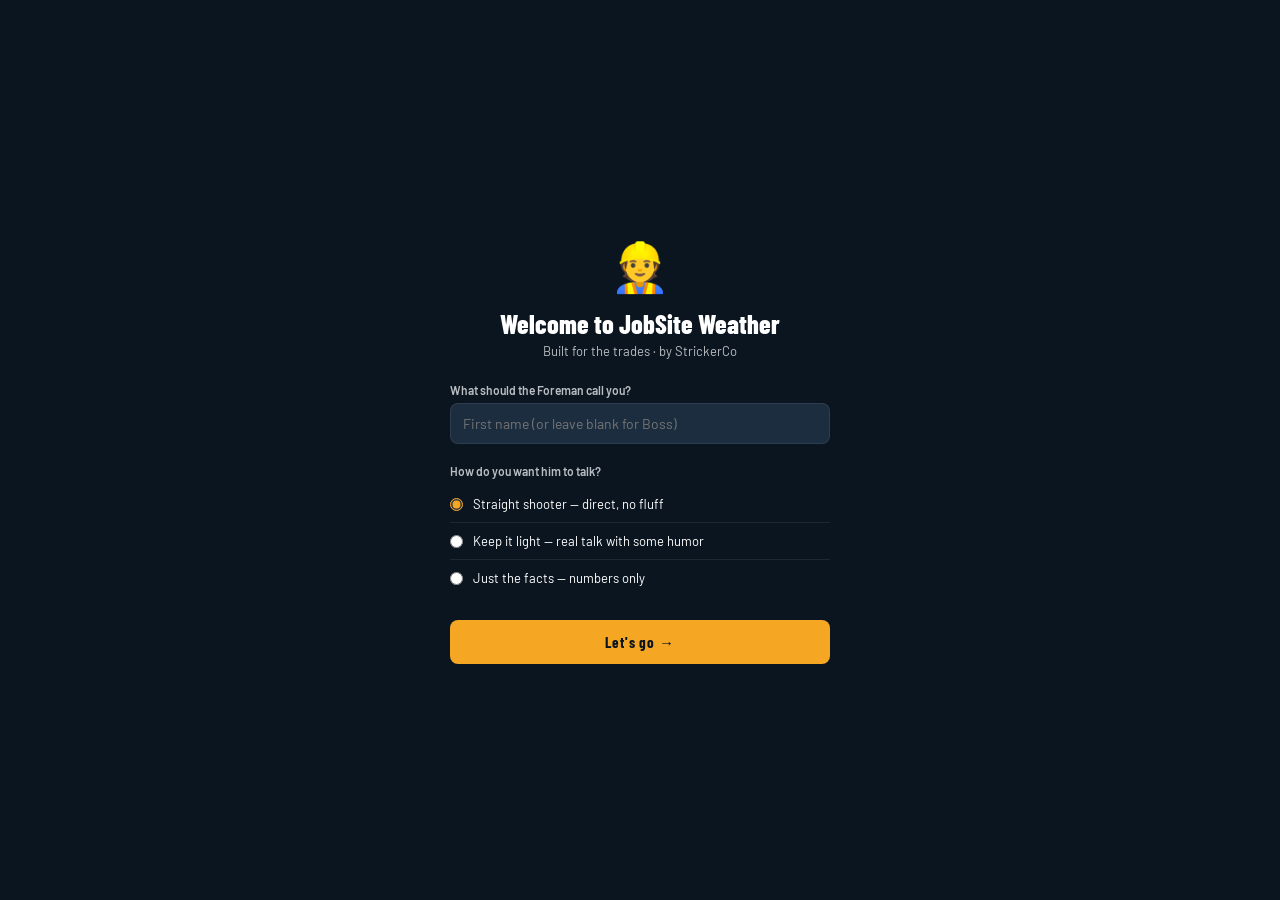
<file: index.html>
<!DOCTYPE html>
<html lang="en">
<head>
<meta charset="UTF-8"/>
<meta name="viewport" content="width=device-width,initial-scale=1.0,viewport-fit=cover"/>
<script>try{if(localStorage.getItem('jw_theme')==='light')document.documentElement.setAttribute('data-theme','light');}catch(e){}</script>
<meta name="apple-mobile-web-app-capable" content="yes"/>
<meta name="apple-mobile-web-app-status-bar-style" content="black-translucent"/>
<meta name="apple-mobile-web-app-title" content="JobSite Weather"/>
<meta name="theme-color" content="#0a1520"/>
<meta name="description" content="Weather built for the trades. Trade-specific conditions, workability ratings, and Ask the Foreman — AI-powered jobsite weather advice. Built for contractors, GCs, and field crews by StrickerCo Solutions."/>
<meta property="og:title" content="JobSite Weather — Built for the Trades"/>
<meta property="og:description" content="Trade-specific weather conditions, workability ratings, and Ask the Foreman. Built for contractors by StrickerCo Solutions."/>
<meta property="og:url" content="https://jobsiteweather.app"/>
<meta property="og:type" content="website"/>
<meta name="google-site-verification" content="5WURXg5enJ7p6g_ku0-pwN_gqtmtYGCdoPOaWWz9gD4"/>
<meta name="robots" content="index, follow"/>
<link rel="canonical" href="https://jobsiteweather.app/"/>
<title>JobSite Weather · by StrickerCo Solutions</title>
<link rel="apple-touch-icon" sizes="180x180" href="/icons/icon-180.png"/>
<link rel="icon" type="image/png" sizes="32x32" href="/icons/icon-32.png"/>
<link rel="icon" type="image/png" sizes="16x16" href="/icons/icon-32.png"/>
<link rel="shortcut icon" href="/icons/icon-32.png"/>
<link rel="manifest" href="/manifest.json"/>
<link rel="preconnect" href="https://fonts.googleapis.com"/>
<link rel="preconnect" href="https://fonts.gstatic.com" crossorigin/>
<link href="https://fonts.googleapis.com/css2?family=Barlow:wght@400;500;600;700&family=Barlow+Condensed:wght@600;700;800;900&family=Inter:wght@400;500;600;700&display=swap" rel="stylesheet"/>
<link rel="preload" href="/js/app-bundle.js" as="script"/>
<link rel="preload" href="/css/app.css" as="style"/>
<script src="/js/vendor/supabase.min.js" defer></script>
<link rel="stylesheet" href="/css/app.css"/>
</head>
<body>
<div id="seo-content" style="position:absolute;width:1px;height:1px;overflow:hidden;clip:rect(0,0,0,0)">
  <h1>JobSite Weather — Built for the Trades</h1>
  <p>Weather app built for contractors, tradespeople, and field crews. Trade-specific conditions, workability ratings, severe weather alerts, and Ask the Foreman — AI-powered jobsite weather advice personalized to your trade.</p>
  <p>Features: trade alerts for roofing, concrete, electrical, framing, painting, HVAC, plumbing, landscaping, excavation, farming, general contracting, and more. Workability window, storm countdown, morning briefing, saved job sites, job site notes.</p>
  <p>Free forever. Pro plan $4.99/year. No ads. Ever. Built by StrickerCo Solutions.</p>
</div>
<div class="app">

  <div class="topbar">
    <div>
      <div class="logo">JOBSITE <span>WEATHER</span></div>
      <div class="byline">Built for the trades</div>
    </div>
    <div class="topbar-right">
      <button class="notify-btn" id="settingsBtn" onclick="openSettings()" title="Settings" aria-label="Settings">⚙</button>
      <div class="by-label">by StrickerCo</div>
    </div>
  </div>

  <div class="search-wrap">
    <div class="search-row">
      <input type="text" id="locInput" placeholder="ZIP code or city" aria-label="Search by ZIP code or city" autocomplete="off" autocorrect="off" spellcheck="false"/>
      <button class="btn" onclick="doSearch()">Go</button>
      <button class="btn btn-ghost" onclick="useGPS()" aria-label="Use my GPS location">📍 GPS</button>
    </div>
    <div style="display:flex;align-items:center;gap:8px">
      <select id="tradeSelect" onchange="onTradeChange()" aria-label="Select your trade" style="flex:1;background:var(--surface3);border:1px solid var(--border);border-radius:var(--radius-sm);padding:6px 10px;font-size:13px;color:var(--text);font-family:'Barlow',sans-serif;">
        <option value="general">General / All Trades</option>
        <option value="architect">Architect / Designer</option>
        <option value="concrete">Concrete / Masonry</option>
        <option value="demolition">Demolition</option>
        <option value="electrical">Electrical</option>
        <option value="excavation">Excavation / Grading</option>
        <option value="farming">Farming / Agriculture</option>
        <option value="framing">Framing / Carpentry</option>
        <option value="gc">General Contractor</option>
        <option value="hvac">HVAC</option>
        <option value="inspector">Inspector</option>
        <option value="landscaping">Landscaping</option>
        <option value="painting">Painting</option>
        <option value="plumbing">Plumbing</option>
        <option value="roofing">Roofing</option>
        <option value="solar">Solar Installation</option>
        <option value="surveyor">Surveyor</option>
      </select>
      <button id="projectPill" onclick="handleProjectTap()" style="flex-shrink:0;font-family:'Barlow Condensed',sans-serif;font-size:11px;font-weight:800;letter-spacing:0.08em;padding:6px 14px;border-radius:20px;cursor:pointer;white-space:nowrap;transform:translateZ(0);backface-visibility:hidden;">📋 PROJECT</button>
    </div>
  </div>

  <div class="locs-row" id="locsRow" aria-label="Saved job sites"></div>
  <div id="alertBanner" class="alert" role="status" aria-live="polite"></div>
  <div id="nwsAlerts" aria-live="assertive"></div>

  <!-- NAV TABS -->
  <div class="nav-tabs" id="navTabs" role="tablist" aria-label="Weather views" style="display:none;">
    <button class="nav-tab active" onclick="switchTab('conditions')" id="tab-conditions" role="tab" aria-selected="true">CONDITIONS</button>
    <button class="nav-tab" onclick="switchTab('forecast')" id="tab-forecast" role="tab" aria-selected="false">FORECAST</button>
    <button class="nav-tab" onclick="switchTab('foreman')" id="tab-foreman" role="tab" aria-selected="false">👷 FOREMAN</button>
  </div>

  <div id="content"><div class="loading">Locating you</div></div>

  <div class="footer">JOBSITE WEATHER · by StrickerCo Solutions</div>
</div>

<!-- DAY MODAL -->
<div class="modal-overlay" id="dayModal" onclick="closeModal(event)">
  <div class="modal" role="dialog" aria-modal="true" aria-label="Day forecast detail">
    <div class="modal-handle"></div>
    <div id="modalInner"></div>
  </div>
</div>

<!-- SETTINGS MODAL -->
<div class="modal-overlay" id="settingsModal" onclick="closeSettingsOverlay(event)">
  <div class="modal" role="dialog" aria-modal="true" aria-label="Settings">
    <div class="modal-handle"></div>
    <div id="settingsInner"></div>
  </div>
</div>

<!-- FOREMAN MODAL -->
<div class="modal-overlay" id="foremanModal" onclick="closeForemanOverlay(event)">
  <div class="modal" role="dialog" aria-modal="true" aria-label="Ask the Foreman">
    <div class="modal-handle"></div>
    <div id="foremanInner"></div>
  </div>
</div>

<!-- TOAST -->
<div id="toastContainer" role="status" aria-live="polite"></div>

<script src="/js/app-bundle.js" defer></script>
</body>
</html>
</file>
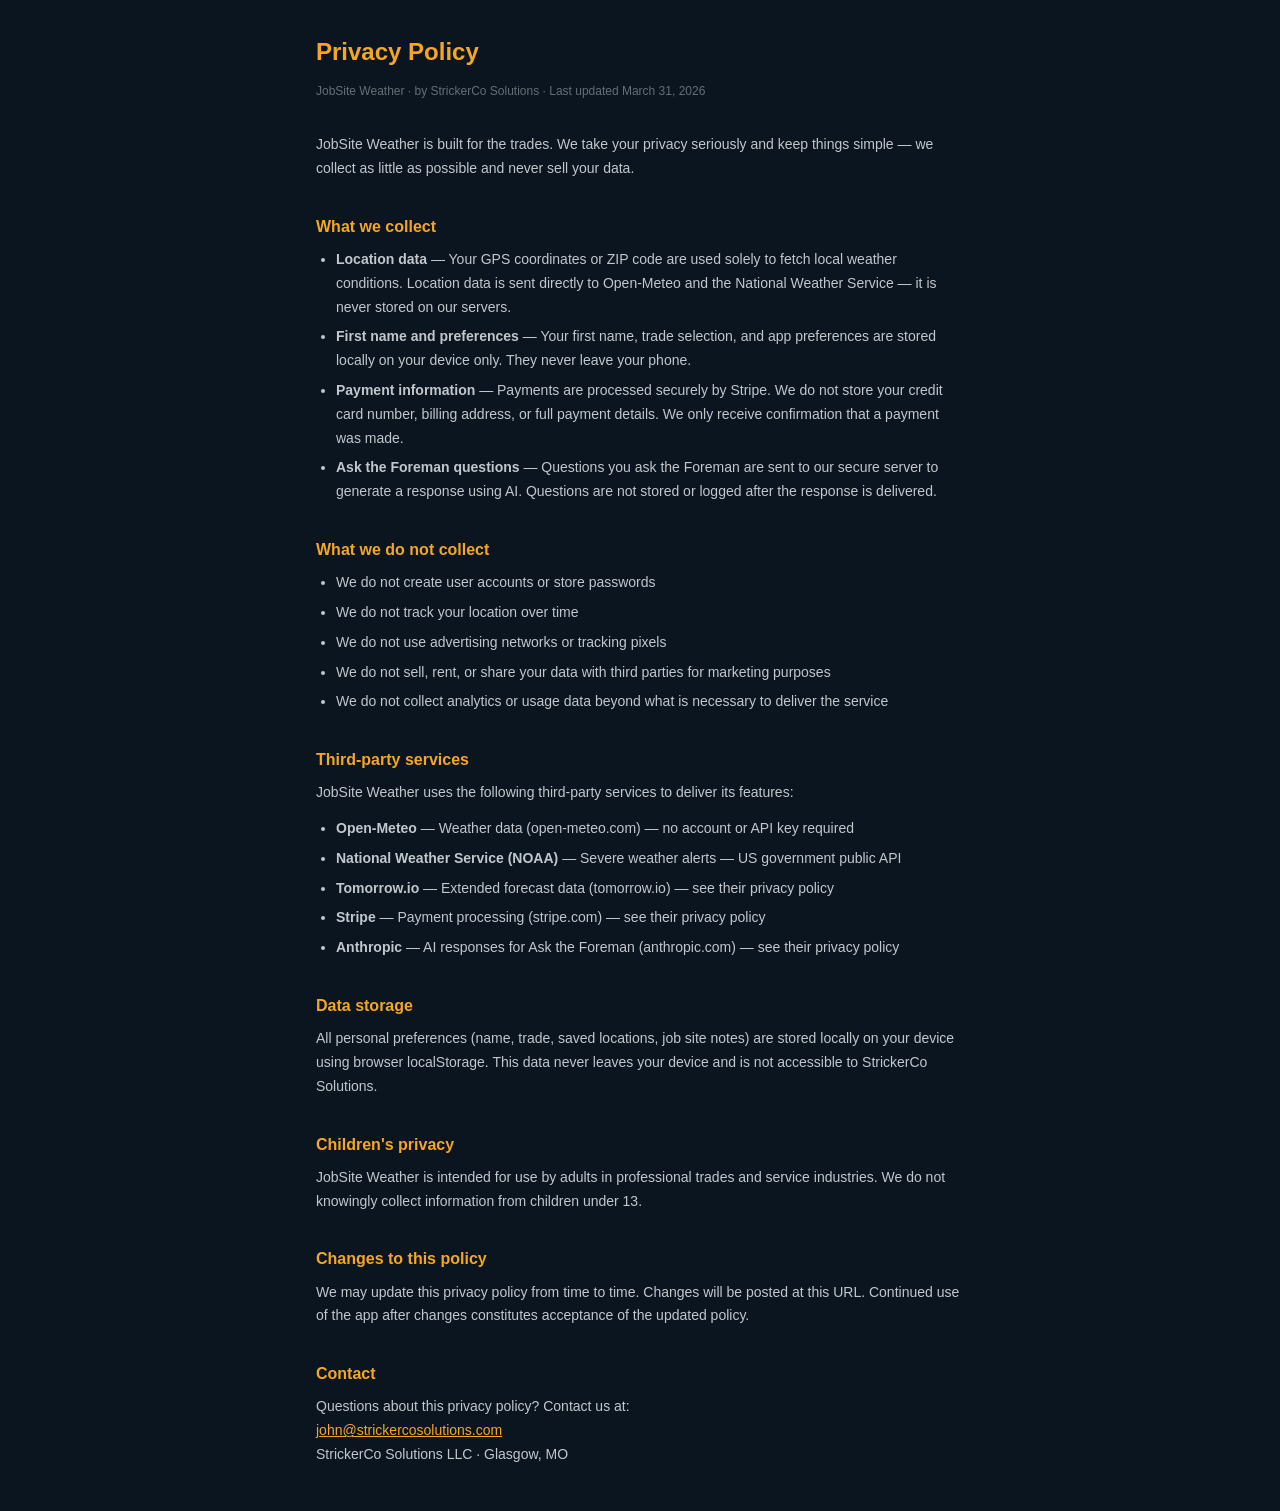
<file: privacy.html>
<!DOCTYPE html>
<html lang="en">
<head>
<meta charset="UTF-8"/>
<meta name="viewport" content="width=device-width,initial-scale=1.0"/>
<title>Privacy Policy · JobSite Weather</title>
<style>
*{box-sizing:border-box;margin:0;padding:0;}
body{font-family:'Helvetica Neue',Arial,sans-serif;background:#0a1520;color:#f0f4f8;padding:2rem 1rem;max-width:680px;margin:0 auto;line-height:1.7;}
h1{font-size:24px;font-weight:800;color:#f5a623;margin-bottom:8px;}
h2{font-size:16px;font-weight:700;color:#f5a623;margin:2rem 0 8px;}
p{font-size:14px;color:rgba(240,244,248,0.8);margin-bottom:12px;}
ul{font-size:14px;color:rgba(240,244,248,0.8);margin:0 0 12px 20px;}
li{margin-bottom:6px;}
.byline{font-size:12px;color:rgba(240,244,248,0.4);margin-bottom:2rem;}
a{color:#f5a623;}
</style>
</head>
<body>
<h1>Privacy Policy</h1>
<p class="byline">JobSite Weather · by StrickerCo Solutions · Last updated March 31, 2026</p>

<p>JobSite Weather is built for the trades. We take your privacy seriously and keep things simple — we collect as little as possible and never sell your data.</p>

<h2>What we collect</h2>
<ul>
  <li><strong>Location data</strong> — Your GPS coordinates or ZIP code are used solely to fetch local weather conditions. Location data is sent directly to Open-Meteo and the National Weather Service — it is never stored on our servers.</li>
  <li><strong>First name and preferences</strong> — Your first name, trade selection, and app preferences are stored locally on your device only. They never leave your phone.</li>
  <li><strong>Payment information</strong> — Payments are processed securely by Stripe. We do not store your credit card number, billing address, or full payment details. We only receive confirmation that a payment was made.</li>
  <li><strong>Ask the Foreman questions</strong> — Questions you ask the Foreman are sent to our secure server to generate a response using AI. Questions are not stored or logged after the response is delivered.</li>
</ul>

<h2>What we do not collect</h2>
<ul>
  <li>We do not create user accounts or store passwords</li>
  <li>We do not track your location over time</li>
  <li>We do not use advertising networks or tracking pixels</li>
  <li>We do not sell, rent, or share your data with third parties for marketing purposes</li>
  <li>We do not collect analytics or usage data beyond what is necessary to deliver the service</li>
</ul>

<h2>Third-party services</h2>
<p>JobSite Weather uses the following third-party services to deliver its features:</p>
<ul>
  <li><strong>Open-Meteo</strong> — Weather data (open-meteo.com) — no account or API key required</li>
  <li><strong>National Weather Service (NOAA)</strong> — Severe weather alerts — US government public API</li>
  <li><strong>Tomorrow.io</strong> — Extended forecast data (tomorrow.io) — see their privacy policy</li>
  <li><strong>Stripe</strong> — Payment processing (stripe.com) — see their privacy policy</li>
  <li><strong>Anthropic</strong> — AI responses for Ask the Foreman (anthropic.com) — see their privacy policy</li>
</ul>

<h2>Data storage</h2>
<p>All personal preferences (name, trade, saved locations, job site notes) are stored locally on your device using browser localStorage. This data never leaves your device and is not accessible to StrickerCo Solutions.</p>

<h2>Children's privacy</h2>
<p>JobSite Weather is intended for use by adults in professional trades and service industries. We do not knowingly collect information from children under 13.</p>

<h2>Changes to this policy</h2>
<p>We may update this privacy policy from time to time. Changes will be posted at this URL. Continued use of the app after changes constitutes acceptance of the updated policy.</p>

<h2>Contact</h2>
<p>Questions about this privacy policy? Contact us at:<br>
<a href="mailto:john@strickercosolutions.com">john@strickercosolutions.com</a><br>
StrickerCo Solutions LLC · Glasgow, MO</p>

</body>
</html>
</file>
<file: css/app.css>
*, *::before, *::after {
  -webkit-font-smoothing: antialiased;
  -moz-osx-font-smoothing: grayscale;
  text-rendering: optimizeLegibility;
}
*{box-sizing:border-box;margin:0;padding:0;}
:root{
  --bg:#0a1520;--surface:#111f2e;--surface2:#162436;--surface3:#1c2d40;
  --accent:#f5a623;--accent2:#e8891a;--accent-dim:rgba(245,166,35,0.15);
  --safe:#4caf50;--safe-dim:rgba(76,175,80,0.15);
  --caution:#f5a623;--caution-dim:rgba(245,166,35,0.15);
  --danger:#e53935;--danger-dim:rgba(229,57,53,0.15);
  --blue:#5bbcff;--blue-dim:rgba(91,188,255,0.15);
  --border:rgba(255,255,255,0.08);--border2:rgba(255,255,255,0.12);
  --text:#ffffff;--muted:rgba(255,255,255,0.72);--subtle:rgba(255,255,255,0.62);
  --on-accent:#0a1520; /* text color that sits on an --accent background */
  --radius:12px;--radius-sm:8px;
}
html,body{min-height:100vh;min-height:100dvh;background:var(--bg);color:var(--text);font-family:'Barlow',sans-serif;-webkit-tap-highlight-color:transparent;}
.app{max-width:430px;margin:0 auto;padding-bottom:env(safe-area-inset-bottom,16px);}

/* ── TOPBAR ── */
.topbar{
  background:var(--surface);
  border-bottom:1px solid var(--border);
  padding:12px 16px 12px;
  padding-top:calc(12px + env(safe-area-inset-top,0px));
  display:flex;align-items:center;justify-content:space-between;
  position:sticky;top:0;z-index:50;
  backdrop-filter:blur(10px);
  -webkit-backdrop-filter:blur(10px);
}
.logo{font-family:'Barlow Condensed',sans-serif;font-size:20px;font-weight:800;letter-spacing:0.05em;color:#0a1520;-webkit-text-stroke:1.5px var(--accent);paint-order:stroke fill;}
.logo span{color:var(--accent);-webkit-text-stroke:1.5px #0a1520;paint-order:stroke fill;}
.byline{font-size:9px;color:var(--muted);letter-spacing:0.1em;text-transform:uppercase;margin-top:1px;}
.topbar-right{display:flex;align-items:center;gap:8px;}
.notify-btn{background:none;border:1px solid var(--border);border-radius:8px;width:34px;height:34px;display:flex;align-items:center;justify-content:center;cursor:pointer;font-size:16px;color:var(--muted);transition:all 0.2s;}
.notify-btn:hover,.notify-btn.active{border-color:var(--accent);color:var(--accent);background:var(--accent-dim);}
.by-label{font-size:10px;color:var(--muted);letter-spacing:0.08em;text-transform:uppercase;}

/* ── SEARCH ── */
.search-wrap{background:var(--surface);padding:10px 16px;border-bottom:1px solid var(--border);}
.search-row{display:flex;gap:6px;margin-bottom:8px;}
.search-row input{
  flex:1;background:var(--surface3);border:1px solid var(--border);border-radius:var(--radius-sm);
  padding:9px 12px;font-size:14px;color:var(--text);font-family:'Barlow',sans-serif;
  outline:none;min-width:0;transition:border-color 0.2s;
}
.search-row input::placeholder{color:var(--muted);}
.search-row input:focus{border-color:var(--accent);}
.btn{
  background:var(--accent);border:none;border-radius:var(--radius-sm);
  padding:9px 14px;font-size:13px;font-weight:700;color:var(--on-accent);cursor:pointer;
  font-family:'Barlow Condensed',sans-serif;letter-spacing:0.06em;white-space:nowrap;
  transition:background 0.15s;
}
.btn:hover{background:var(--accent2);}
.btn:active{transform:scale(0.97);}
.btn-ghost{background:var(--surface3);color:var(--text);border:1px solid var(--border);}
.btn-ghost:hover{background:var(--surface2);border-color:var(--border2);}

/* ── TRADE ROW ── */
.trade-row{display:flex;align-items:center;gap:8px;}
.trade-row label{font-size:11px;color:var(--muted);text-transform:uppercase;letter-spacing:0.07em;white-space:nowrap;}
.trade-row select{
  flex:1;background:var(--surface3);border:1px solid var(--border);border-radius:var(--radius-sm);
  padding:7px 10px;font-size:13px;color:var(--text);font-family:'Barlow',sans-serif;
  outline:none;cursor:pointer;-webkit-appearance:none;appearance:none;
  background-image:url("data:image/svg+xml,%3Csvg xmlns='http://www.w3.org/2000/svg' width='10' height='6'%3E%3Cpath d='M0 0l5 6 5-6z' fill='rgba(240,244,248,0.4)'/%3E%3C/svg%3E");
  background-repeat:no-repeat;background-position:right 10px center;padding-right:28px;
}
.trade-row select option{background:#111f2e;color:#f0f4f8;}

/* ── SAVED LOCS ── */
.locs-row{display:flex;flex-wrap:nowrap;gap:8px;padding:8px 16px;padding-bottom:4px;background:var(--surface);border-top:1px solid var(--border);overflow-x:auto;-webkit-overflow-scrolling:touch;scrollbar-width:thin;scrollbar-color:rgba(245,166,35,0.3) transparent;}
.locs-row::-webkit-scrollbar{height:3px;}
.locs-row::-webkit-scrollbar-track{background:transparent;}
.locs-row::-webkit-scrollbar-thumb{background:rgba(245,166,35,0.3);border-radius:2px;}
.loc-chip{flex-shrink:0;background:var(--surface3);border:1px solid var(--border);border-radius:20px;padding:5px 10px;font-size:12px;color:var(--muted);cursor:pointer;white-space:nowrap;display:flex;align-items:center;gap:5px;transition:all 0.15s;}
.loc-chip:hover{border-color:var(--border2);}
.loc-chip.active{background:var(--accent-dim);border-color:var(--accent);color:var(--accent);}
.loc-chip.locked{opacity:0.45;cursor:pointer;border-style:dashed;}
.loc-chip .remove{font-size:14px;line-height:1;opacity:0.6;}
.loc-chip .remove:hover{color:#ff6b6b;opacity:1;}
.add-chip{color:var(--accent);border-color:rgba(245,166,35,0.3);}
.add-chip.pro-locked{color:var(--muted);border-color:var(--border);border-style:dashed;}

/* ── ALERTS ── */
.alert{margin:10px 16px;border-radius:var(--radius);padding:11px 14px;display:none;}
.alert.danger{background:rgba(229,57,53,0.15);border:1px solid rgba(229,57,53,0.4);}
.alert.warning{background:rgba(245,166,35,0.12);border:1px solid rgba(245,166,35,0.35);}
.alert-head{font-family:'Barlow Condensed',sans-serif;font-size:14px;font-weight:700;letter-spacing:0.04em;margin-bottom:3px;}
.alert.danger .alert-head{color:#ff6b6b;}
.alert.warning .alert-head{color:var(--accent);}
.alert-body{font-size:12px;color:var(--muted);line-height:1.5;}
.nws-alert{border-radius:var(--radius-sm);padding:10px 12px;margin-bottom:6px;position:relative;transition:transform 0.2s,opacity 0.2s;touch-action:pan-y;}
.nws-alert.swiping{transition:none;}
.nws-alert.dismissed{transform:translateX(100%);opacity:0;pointer-events:none;}
.nws-severe{background:rgba(229,57,53,0.12);border:1px solid rgba(229,57,53,0.4);}
.nws-moderate{background:rgba(245,166,35,0.1);border:1px solid rgba(245,166,35,0.3);}
.nws-event{font-family:'Barlow Condensed',sans-serif;font-size:14px;font-weight:700;letter-spacing:0.03em;margin-bottom:2px;padding-right:24px;}
.nws-severe .nws-event{color:#ff6b6b;}
.nws-moderate .nws-event{color:var(--accent);}
.nws-headline{font-size:11px;color:var(--muted);line-height:1.5;}
.nws-exp{font-size:10px;color:var(--subtle);margin-top:3px;}
.nws-dismiss{position:absolute;top:8px;right:8px;background:none;border:none;color:var(--subtle);font-size:16px;cursor:pointer;width:24px;height:24px;display:flex;align-items:center;justify-content:center;border-radius:4px;line-height:1;padding:0;}
.nws-dismiss:hover{color:var(--muted);background:rgba(255,255,255,0.08);}

/* ── HERO ── */
.hero{
  padding:20px 16px 16px;
  background:linear-gradient(160deg,var(--surface) 0%,var(--bg) 70%);
  border-bottom:1px solid var(--border);
}
.trade-badge{display:inline-flex;align-items:center;gap:5px;background:var(--accent-dim);border:1px solid rgba(245,166,35,0.3);border-radius:6px;padding:3px 8px;font-size:10px;color:var(--accent);margin-bottom:8px;font-family:'Barlow Condensed',sans-serif;letter-spacing:0.06em;text-transform:uppercase;}
.city{font-family:'Barlow Condensed',sans-serif;font-size:15px;font-weight:600;color:var(--muted);letter-spacing:0.06em;text-transform:uppercase;margin-bottom:4px;}
.hero-main{display:flex;align-items:flex-end;justify-content:space-between;margin-bottom:6px;}
.temp-display{font-family:'Barlow Condensed',sans-serif;font-size:84px;font-weight:800;line-height:1;color:#ffffff;letter-spacing:-0.02em;-webkit-text-stroke:1px rgba(0,0,0,0.6);paint-order:stroke fill;}
.temp-unit{font-size:36px;font-weight:400;color:rgba(255,255,255,0.85);}
.wx-icon{font-size:60px;line-height:1;filter:drop-shadow(0 0 20px rgba(245,166,35,0.2));}
.condition-row{font-size:15px;color:var(--muted);margin-bottom:2px;}
.feels{font-size:12px;color:var(--subtle);}
.sun-strip{display:flex;gap:16px;margin-top:10px;padding-top:10px;border-top:1px solid var(--border);}
.sun-item{display:flex;align-items:center;gap:6px;font-size:12px;}
.sun-label{color:var(--muted);}
.sun-val{font-family:'Barlow Condensed',sans-serif;font-size:14px;font-weight:700;color:#ffffff;-webkit-text-stroke:0.4px rgba(0,0,0,0.4);paint-order:stroke fill;}
.sun-ico{font-size:14px;}

/* ── STATS ── */
.stats-row{display:grid;grid-template-columns:repeat(3,minmax(0,1fr));gap:6px;padding:10px 16px 6px;}
.stat-box{background:var(--surface);border:1px solid var(--border);border-radius:var(--radius);padding:10px 12px;transition:border-color 0.2s;}
.stat-lbl{font-size:9px;color:var(--muted);text-transform:uppercase;letter-spacing:0.08em;margin-bottom:4px;}
.stat-val{font-family:'Barlow Condensed',sans-serif;font-size:20px;font-weight:700;color:#ffffff;line-height:1.1;-webkit-text-stroke:0.5px rgba(0,0,0,0.5);paint-order:stroke fill;}
.stat-sub{font-size:10px;color:rgba(255,255,255,0.6);margin-top:2px;}
.wind-box{cursor:pointer;}
.wind-dir{display:inline-flex;align-items:center;gap:4px;}
.wind-arrow{display:inline-block;font-size:14px;line-height:1;transition:transform 0.5s;}

/* ── SECTIONS ── */
.section{padding:0 16px;margin-bottom:10px;}
.sec-label{font-family:'Barlow Condensed',sans-serif;font-size:11px;font-weight:700;letter-spacing:0.12em;text-transform:uppercase;color:var(--muted);margin-bottom:8px;}
.field-grid{display:grid;grid-template-columns:repeat(2,minmax(0,1fr));gap:6px;}
.field-item{background:rgba(255,255,255,0.07);border:1px solid rgba(255,255,255,0.12);border-radius:var(--radius);padding:11px 13px;display:flex;align-items:center;gap:10px;}
.dot{width:9px;height:9px;border-radius:50%;flex-shrink:0;}
.dot-safe{background:var(--safe);box-shadow:0 0 8px rgba(76,175,80,0.6);}
.dot-caution{background:var(--caution);box-shadow:0 0 8px rgba(245,166,35,0.6);}
.dot-danger{background:var(--danger);box-shadow:0 0 8px rgba(229,57,53,0.6);}
.fi-lbl{font-size:10px;color:rgba(255,255,255,0.72);margin-bottom:3px;font-weight:500;text-transform:uppercase;letter-spacing:0.05em;}
.fi-val{font-family:'Barlow Condensed',sans-serif;font-size:16px;font-weight:800;color:#ffffff;text-shadow:0 1px 4px rgba(0,0,0,0.8),0 0 8px rgba(0,0,0,0.6);letter-spacing:0.02em;}

/* ── HOURLY ── */
.hourly-section{display:flex;align-items:center;gap:4px;}
.hourly-wrap{overflow-x:auto;padding-bottom:4px;scrollbar-width:none;scroll-behavior:smooth;flex:1;min-width:0;}
.hourly-wrap::-webkit-scrollbar{display:none;}
.hourly-inner{display:flex;gap:6px;min-width:max-content;}
.hourly-arrow{display:none;background:var(--surface);border:1px solid var(--border);border-radius:50%;width:28px;height:28px;color:var(--muted);font-size:14px;cursor:pointer;align-items:center;justify-content:center;flex-shrink:0;transition:color 0.15s,border-color 0.15s;}
.hourly-arrow:hover{color:var(--accent);border-color:var(--accent);}
@media(hover:hover){.hourly-arrow{display:flex;}}
.hr-item{background:var(--surface);border:1px solid var(--border);border-radius:var(--radius);padding:10px 11px;text-align:center;min-width:64px;transition:border-color 0.2s;}
.hr-item.alert-hr{border-color:rgba(245,166,35,0.5);background:rgba(245,166,35,0.07);}
.hr-item.danger-hr{border-color:rgba(229,57,53,0.5);background:rgba(229,57,53,0.07);}
.hr-time{font-size:10px;color:var(--muted);margin-bottom:4px;}
.hr-ico{font-size:20px;margin-bottom:3px;}
.hr-tmp{font-family:'Barlow Condensed',sans-serif;font-size:16px;font-weight:700;color:#ffffff;-webkit-text-stroke:0.4px rgba(0,0,0,0.4);paint-order:stroke fill;}
.hr-pct{font-size:10px;color:#7dcfff;margin-top:2px;text-shadow:0 1px 3px rgba(0,0,0,0.8);}
.hr-wind{font-size:9px;color:rgba(255,255,255,0.7);margin-top:2px;text-shadow:0 1px 3px rgba(0,0,0,0.8);}

/* ── FORECAST ── */
.fc-row{display:flex;align-items:center;gap:10px;padding:9px 0;border-bottom:1px solid var(--border);cursor:pointer;transition:all 0.15s;}
.fc-row:hover{background:rgba(255,255,255,0.03);border-radius:var(--radius-sm);padding-left:6px;margin:0 -6px;padding-right:6px;}
.fc-row:last-child{border-bottom:none;}
.fc-day{font-family:'Barlow Condensed',sans-serif;font-size:14px;font-weight:600;width:68px;color:var(--text);}
.fc-ico{font-size:18px;width:26px;text-align:center;}
.fc-bar-wrap{flex:1;height:4px;background:rgba(255,255,255,0.08);border-radius:2px;position:relative;}
.fc-bar{position:absolute;height:4px;border-radius:2px;background:linear-gradient(90deg,var(--blue),var(--accent));}
.fc-temps{display:flex;gap:8px;min-width:60px;justify-content:flex-end;}
.fc-hi{font-family:'Barlow Condensed',sans-serif;font-size:15px;font-weight:700;color:#ffffff;-webkit-text-stroke:0.4px rgba(0,0,0,0.4);paint-order:stroke fill;}
.fc-lo{font-family:'Barlow Condensed',sans-serif;font-size:15px;color:rgba(255,255,255,0.65);}
.fc-chevron{font-size:14px;color:var(--subtle);margin-left:2px;}

/* ── NAV TABS ── */
.nav-tabs{display:flex;gap:2px;padding:8px 16px 0;background:var(--surface);border-bottom:1px solid var(--border);position:sticky;top:calc(48px + env(safe-area-inset-top,0px));z-index:40;}
.nav-tab{flex:1;background:none;border:none;border-bottom:2px solid transparent;padding:8px 4px;font-family:'Barlow Condensed',sans-serif;font-size:13px;font-weight:600;letter-spacing:0.05em;color:var(--muted);cursor:pointer;transition:all 0.15s;text-align:center;}
.nav-tab.active{color:var(--accent);border-bottom-color:var(--accent);}

/* ── MODAL ── */
.modal-overlay{display:none;position:fixed;inset:0;background:rgba(0,0,0,0.75);z-index:200;align-items:flex-end;justify-content:center;}
.modal-overlay.open{display:flex;}
.modal{
  background:var(--surface);border-radius:20px 20px 0 0;width:100%;max-width:430px;
  padding:1.25rem 1rem calc(1.5rem + env(safe-area-inset-bottom,0px));
  max-height:88vh;overflow-y:auto;
}
.modal-handle{width:36px;height:4px;background:var(--border2);border-radius:2px;margin:0 auto 1rem;}
.modal-title{font-family:'Barlow Condensed',sans-serif;font-size:22px;font-weight:700;margin-bottom:3px;}
.modal-sub{font-size:13px;color:var(--muted);margin-bottom:1.25rem;}
.modal-close{float:right;background:none;border:none;color:var(--muted);font-size:20px;cursor:pointer;width:30px;height:30px;display:flex;align-items:center;justify-content:center;border-radius:6px;}
.modal-close:hover{background:var(--surface3);color:var(--text);}
.dh-grid{display:grid;grid-template-columns:repeat(4,minmax(0,1fr));gap:5px;margin-bottom:1rem;}
.dh-item{background:var(--surface3);border:1px solid var(--border);border-radius:var(--radius-sm);padding:8px 5px;text-align:center;}
.dh-item.alert-hr{border-color:rgba(245,166,35,0.5);background:rgba(245,166,35,0.08);}
.dh-item.danger-hr{border-color:rgba(229,57,53,0.5);background:rgba(229,57,53,0.08);}
.dh-time{font-size:10px;color:var(--muted);margin-bottom:2px;}
.dh-ico{font-size:16px;margin-bottom:2px;}
.dh-tmp{font-family:'Barlow Condensed',sans-serif;font-size:14px;font-weight:700;}
.dh-pct{font-size:10px;color:var(--blue);margin-top:1px;}
.dh-wind{font-size:9px;color:var(--muted);margin-top:1px;}
.detail-stats{display:grid;grid-template-columns:repeat(3,minmax(0,1fr));gap:6px;margin-bottom:8px;}
.modal-stat{background:var(--surface3);border:1px solid var(--border);border-radius:var(--radius);padding:10px 12px;}
.modal-stat .stat-lbl{font-size:9px;color:var(--muted);text-transform:uppercase;letter-spacing:0.08em;margin-bottom:4px;}
.modal-stat .stat-val{font-family:'Barlow Condensed',sans-serif;font-size:19px;font-weight:700;color:var(--text);}
.modal-stat .stat-sub{font-size:10px;color:var(--subtle);margin-top:2px;}
.assessment-box{background:var(--surface3);border:1px solid var(--border);border-radius:var(--radius);padding:12px 14px;margin-bottom:8px;}

/* ── NOTIFY MODAL ── */
.notify-modal-content{padding:0 4px;}
.notify-modal-content h3{font-family:'Barlow Condensed',sans-serif;font-size:18px;font-weight:700;margin-bottom:6px;}
.notify-modal-content p{font-size:13px;color:var(--muted);margin-bottom:1rem;line-height:1.6;}
.notify-row{display:flex;align-items:center;justify-content:space-between;padding:10px 0;border-bottom:1px solid var(--border);}
.notify-row:last-child{border-bottom:none;}
.notify-label{font-size:14px;}
.notify-sub{font-size:11px;color:var(--muted);margin-top:1px;}
.toggle{position:relative;width:42px;height:24px;flex-shrink:0;}
.toggle input{opacity:0;width:0;height:0;}
.toggle-slider{position:absolute;inset:0;background:var(--surface3);border-radius:12px;cursor:pointer;border:1px solid var(--border);transition:0.2s;}
.toggle input:checked+.toggle-slider{background:var(--accent);border-color:var(--accent);}
.toggle-slider:before{content:"";position:absolute;width:18px;height:18px;left:2px;top:2px;background:white;border-radius:50%;transition:0.2s;}
.toggle input:checked+.toggle-slider:before{transform:translateX(18px);}

/* ── STATES ── */
.loading{text-align:center;padding:4rem 1rem;color:var(--muted);font-family:'Barlow Condensed',sans-serif;font-size:18px;letter-spacing:0.05em;}
.loading::after{content:"";display:block;width:24px;height:24px;border:2px solid var(--border);border-top-color:var(--accent);border-radius:50%;animation:spin 0.8s linear infinite;margin:12px auto 0;}
@keyframes spin{to{transform:rotate(360deg);}}
.error-state{text-align:center;padding:3rem 1rem;color:#ff6b6b;font-size:14px;}
.footer{text-align:center;padding:1.5rem 1rem 0.5rem;font-size:10px;color:var(--subtle);letter-spacing:0.06em;}

/* ── ANIMATIONS ── */
@keyframes fadeIn{from{opacity:0;transform:translateY(6px);}to{opacity:1;transform:translateY(0);}}
.fade-in{animation:fadeIn 0.3s ease;}

/* ── GRAYOUT ── */
.feature-grayed{position:relative;opacity:0.45;pointer-events:none;}
.feature-grayed::after{content:'🔒';position:absolute;top:50%;left:50%;transform:translate(-50%,-50%);font-size:20px;pointer-events:none;}

/* ── TIER CARDS ── */
.tier-card{border:1px solid var(--border);border-radius:var(--radius);margin-bottom:8px;overflow:hidden;}
.tier-header{display:flex;justify-content:space-between;align-items:center;padding:12px 14px;cursor:pointer;background:var(--surface3);}
.tier-body{padding:12px 14px;display:none;border-top:1px solid var(--border);}
.tier-body.open{display:block;}
.tier-feature{font-size:12px;color:var(--muted);padding:3px 0;}
.tier-upgrade-btn{width:100%;background:var(--accent);color:var(--on-accent);font-family:'Barlow Condensed',sans-serif;font-size:14px;font-weight:800;letter-spacing:0.06em;padding:10px;border:none;border-radius:var(--radius-sm);cursor:pointer;margin-top:12px;}
.tier-chevron{color:var(--muted);font-size:10px;}

/* ── PROJECT MODE ── */
.project-bar{background:#0f2235;border-top:1px solid rgba(245,166,35,0.2);border-bottom:1px solid rgba(255,255,255,0.06);padding:6px 16px;display:flex;align-items:center;justify-content:space-between;}
.project-pill{display:inline-flex;align-items:center;gap:6px;background:var(--surface3);border:1px solid var(--border);border-radius:20px;padding:5px 12px;font-family:'Barlow Condensed',sans-serif;font-size:11px;font-weight:700;letter-spacing:0.06em;color:var(--muted);cursor:pointer;transition:all 0.15s;transform:translateZ(0);backface-visibility:hidden;}
.project-pill:hover{border-color:var(--accent);color:var(--accent);}
.project-pill.active{background:var(--accent-dim);border-color:var(--accent);color:var(--accent);}
.project-pill.locked{opacity:0.5;border-style:dashed;}
.crew-label{font-family:'Barlow Condensed',sans-serif;font-size:10px;font-weight:700;letter-spacing:0.1em;color:var(--accent);opacity:0.6;}
.project-drawer{background:var(--surface);border-top:1px solid var(--border);padding:16px;display:none;max-height:60vh;overflow-y:auto;}
.project-drawer.open{display:block;}
.project-site-card{background:var(--surface3);border:1px solid var(--border);border-radius:var(--radius);padding:12px 14px;margin-bottom:8px;cursor:pointer;transition:border-color 0.15s;}
.project-site-card:hover{border-color:var(--accent);}
.psc-status{font-family:'Barlow Condensed',sans-serif;font-size:13px;font-weight:700;display:flex;align-items:center;gap:6px;margin-bottom:3px;}
.psc-detail{font-size:11px;color:var(--muted);}
.psc-sub{font-size:10px;color:var(--subtle);margin-top:2px;}
.tomorrow-alert{background:rgba(245,166,35,0.08);border:1px solid rgba(245,166,35,0.25);border-radius:var(--radius-sm);padding:10px 12px;margin-top:8px;}
.tomorrow-alert-head{font-family:'Barlow Condensed',sans-serif;font-size:11px;font-weight:700;color:var(--accent);letter-spacing:0.06em;margin-bottom:4px;}
.tomorrow-alert-body{font-size:11px;color:var(--muted);line-height:1.5;}

.storm-banner{margin:0 16px 8px;border-radius:var(--radius-sm);padding:10px 32px 10px 12px;position:relative;font-size:12px;line-height:1.5;}
.storm-banner.storm-red{background:rgba(229,57,53,0.12);border:1px solid rgba(229,57,53,0.4);color:#ff6b6b;}
.storm-banner.storm-amber{background:rgba(245,166,35,0.1);border:1px solid rgba(245,166,35,0.3);color:var(--accent);}
.storm-banner .storm-x{position:absolute;top:6px;right:6px;background:none;border:none;color:var(--subtle);font-size:14px;cursor:pointer;width:20px;height:20px;display:flex;align-items:center;justify-content:center;}

.foreman-chip{display:inline-block;background:var(--surface3);border:1px solid var(--border);border-radius:20px;padding:6px 12px;font-size:12px;color:var(--muted);cursor:pointer;white-space:nowrap;transition:all 0.15s;}
.foreman-chip:hover{border-color:var(--accent);color:var(--accent);}
.foreman-input-row{display:flex;gap:6px;margin-top:10px;}
.foreman-input-row input{flex:1;background:var(--surface3);border:1px solid var(--border);border-radius:var(--radius-sm);padding:10px 12px;font-size:14px;color:var(--text);font-family:'Barlow',sans-serif;outline:none;}
.foreman-input-row input:focus{border-color:var(--accent);}
.foreman-response{background:var(--surface3);border:1px solid var(--border);border-radius:var(--radius);padding:14px;margin-top:12px;font-size:13px;color:var(--muted);line-height:1.7;}
.foreman-response .foreman-answer{color:var(--text);}
.foreman-remaining{font-size:10px;color:var(--subtle);text-align:center;margin-top:8px;letter-spacing:0.04em;}

/* ── SITE NOTES ── */
.site-note-card{background:var(--surface);border:1px solid var(--border);border-radius:var(--radius);padding:12px 14px;margin:0 16px 10px;}
.site-note-card .note-header{display:flex;align-items:center;justify-content:space-between;margin-bottom:6px;}
.site-note-card .note-label{font-size:10px;color:var(--muted);text-transform:uppercase;letter-spacing:0.08em;font-family:'Barlow Condensed',sans-serif;font-weight:600;}
.site-note-card .note-actions{display:flex;gap:8px;}
.site-note-card .note-action{background:none;border:none;font-size:11px;color:var(--subtle);cursor:pointer;padding:2px 4px;}
.site-note-card .note-action:hover{color:var(--accent);}
.site-note-card .note-text{font-size:13px;color:var(--muted);line-height:1.5;}
.site-note-card textarea{width:100%;background:var(--surface3);border:1px solid var(--border);border-radius:var(--radius-sm);padding:8px 10px;font-size:13px;color:var(--text);font-family:'Barlow',sans-serif;resize:vertical;min-height:60px;outline:none;}
.site-note-card textarea:focus{border-color:var(--accent);}
.site-note-card .note-save-row{display:flex;justify-content:flex-end;gap:6px;margin-top:6px;}
.add-note-link{display:block;padding:6px 16px 10px;font-size:11px;color:var(--accent);cursor:pointer;letter-spacing:0.04em;font-weight:600;}
.add-note-link:hover{opacity:0.8;}

/* ── TOAST ── */
@keyframes toastIn{from{opacity:0;transform:translateY(20px);}to{opacity:1;transform:translateY(0);}}
@keyframes toastOut{from{opacity:1;transform:translateY(0);}to{opacity:0;transform:translateY(20px);}}
.jw-toast{position:fixed;bottom:calc(20px + env(safe-area-inset-bottom,0px));left:50%;transform:translateX(-50%);z-index:500;background:rgba(17,31,46,0.95);border:1px solid var(--border);border-radius:24px;padding:10px 20px;font-size:12px;color:var(--muted);backdrop-filter:blur(10px);-webkit-backdrop-filter:blur(10px);white-space:nowrap;animation:toastIn 0.3s ease;pointer-events:none;max-width:90vw;text-align:center;}
.jw-toast.out{animation:toastOut 0.3s ease forwards;}
.jw-toast .toast-accent{color:var(--accent);font-weight:600;}

#tradeSelect,select{-webkit-appearance:auto;appearance:auto;}

/* ── PROJECT MODE DATA ── */
.pm-data-value{font-family:'Inter',sans-serif;font-weight:700;color:var(--text);}
.pm-data-label{font-family:'Inter',sans-serif;font-weight:500;font-size:10px;color:rgba(255,255,255,0.6);letter-spacing:0.05em;text-transform:uppercase;}
.pm-status-dot{width:10px;height:10px;border-radius:50%;flex-shrink:0;}

/* ═══════════ AUDIT 1.1.1 — accessibility & polish (H7, M8, L9) ═══════════ */

/* Screen-reader-only utility */
.visually-hidden{position:absolute!important;width:1px;height:1px;padding:0;margin:-1px;overflow:hidden;clip:rect(0,0,0,0);white-space:nowrap;border:0;}

/* M8: floor the smallest labels at 11px for outdoor legibility */
.byline,.stat-lbl,.hr-wind,.dh-wind,.modal-stat .stat-sub,.nws-exp,.psc-sub,.foreman-remaining,.footer,.pm-data-label{font-size:11px;}

/* H7: 44px minimum touch targets (this crew wears gloves) */
.btn,.btn-ghost{min-height:44px;}
.notify-btn{width:44px;height:44px;font-size:18px;}
.nav-tab{min-height:44px;}
.loc-chip{min-height:40px;padding-top:8px;padding-bottom:8px;}
.loc-chip .remove{min-width:28px;min-height:28px;display:inline-flex;align-items:center;justify-content:center;font-size:18px;margin:-6px -6px -6px 0;}
.nws-dismiss{width:40px;height:40px;top:4px;right:4px;font-size:20px;}
.modal-close{width:44px;height:44px;font-size:22px;}
.storm-banner .storm-x{width:36px;height:36px;top:4px;right:4px;font-size:18px;}
.site-note-card .note-action{min-height:36px;padding:6px 10px;}
#projectPill{min-height:40px;}
#tradeSelect{min-height:40px;}

/* H7: visible keyboard focus (there were zero :focus-visible rules) */
:focus-visible{outline:2px solid var(--accent);outline-offset:2px;border-radius:4px;}
.search-row input:focus-visible,.foreman-input-row input:focus-visible,.site-note-card textarea:focus-visible,#tradeSelect:focus-visible,.nav-tab:focus-visible,.btn:focus-visible,.loc-chip:focus-visible{outline:2px solid var(--accent);outline-offset:1px;}

/* M8: side safe-area insets for notched phones in landscape */
.app{padding-left:env(safe-area-inset-left,0px);padding-right:env(safe-area-inset-right,0px);}

/* M8: honor reduced-motion */
@media (prefers-reduced-motion: reduce){
  *,*::before,*::after{animation-duration:0.001ms!important;animation-iteration-count:1!important;transition-duration:0.001ms!important;scroll-behavior:auto!important;}
}

/* ═══════════ LIGHT MODE (manual toggle — [data-theme="light"]) ═══════════
   Dual-token approach: --accent is a deep orange that clears 4.5:1 BOTH as text on
   a light surface AND as a button background paired with white --on-accent text.
   All dark-theme hardcoded whites (#ffffff numbers + inline rgba-white secondary
   text) are retargeted to dark tokens here so nothing goes invisible. Dark mode is
   the default and is completely unaffected by this block. */
html[data-theme="light"]{
  --bg:#eef2f6;--surface:#ffffff;--surface2:#f4f7fa;--surface3:#eaeff4;
  --border:rgba(10,21,32,0.18);--border2:rgba(10,21,32,0.30);
  --text:#0a1520;--muted:rgba(10,21,32,0.72);--subtle:rgba(10,21,32,0.60);
  --accent:#9a5600;--accent2:#824900;--accent-dim:rgba(154,86,0,0.12);--on-accent:#ffffff;
  --blue:#1565c0;--blue-dim:rgba(21,101,192,0.12);
  --safe:#2e7d32;--safe-dim:rgba(46,125,50,0.14);
  --danger:#c62828;--danger-dim:rgba(198,40,40,0.12);
  --caution:#9a5600;--caution-dim:rgba(154,86,0,0.14);
}
/* Prominent numbers hardcoded #ffffff for dark: recolor + drop dark strokes/shadows */
html[data-theme="light"] .temp-display,
html[data-theme="light"] .stat-val,
html[data-theme="light"] .sun-val,
html[data-theme="light"] .fi-val,
html[data-theme="light"] .hr-tmp,
html[data-theme="light"] .fc-hi{color:var(--text);-webkit-text-stroke:0;text-shadow:none;}
/* Secondary CSS text hardcoded as rgba-white */
html[data-theme="light"] .temp-unit,
html[data-theme="light"] .stat-sub,
html[data-theme="light"] .fi-lbl,
html[data-theme="light"] .fc-lo,
html[data-theme="light"] .hr-wind,
html[data-theme="light"] .pm-data-label{color:var(--muted);}
html[data-theme="light"] .hr-pct{color:var(--blue);text-shadow:none;}
/* Inline secondary text (rgba white) inside JS-rendered templates → readable dark */
html[data-theme="light"] [style*="color:rgba(255,255,255"]{color:rgba(10,21,32,0.6)!important;}
html[data-theme="light"] [style*="color:#fff"]{color:var(--text)!important;}
/* Inline accent-background buttons/CTAs: dark text → white on the deep-orange accent */
html[data-theme="light"] [style*="background:var(--accent)"],
html[data-theme="light"] [style*="background: var(--accent)"]{color:var(--on-accent)!important;}
/* Danger/severe text that was a light red on dark → a darker red on light */
html[data-theme="light"] .error-state,
html[data-theme="light"] .alert.danger .alert-head,
html[data-theme="light"] .nws-severe .nws-event,
html[data-theme="light"] .storm-banner.storm-red{color:#c62828;}
/* Cards hardcoded translucent-white for dark (invisible on light): give them a real
   surface, a visible border, and a soft shadow so they read as cards, not floaters */
html[data-theme="light"] .field-item{background:var(--surface);border:1px solid var(--border2);}
html[data-theme="light"] .fc-bar-wrap{background:rgba(10,21,32,0.12);}
html[data-theme="light"] .field-item,
html[data-theme="light"] .stat-box,
html[data-theme="light"] .hr-item,
html[data-theme="light"] .dh-item,
html[data-theme="light"] .modal-stat,
html[data-theme="light"] .assessment-box,
html[data-theme="light"] .site-note-card,
html[data-theme="light"] .tier-card,
html[data-theme="light"] .project-site-card{border-color:var(--border2);box-shadow:0 1px 3px rgba(10,21,32,0.10);}
/* Chrome that assumed a dark base */
html[data-theme="light"] .modal-overlay{background:rgba(10,21,32,0.45);}
html[data-theme="light"] .jw-toast{background:rgba(255,255,255,0.97);color:var(--text);}
html[data-theme="light"] .temp-display{-webkit-text-stroke:0;}
</file>
